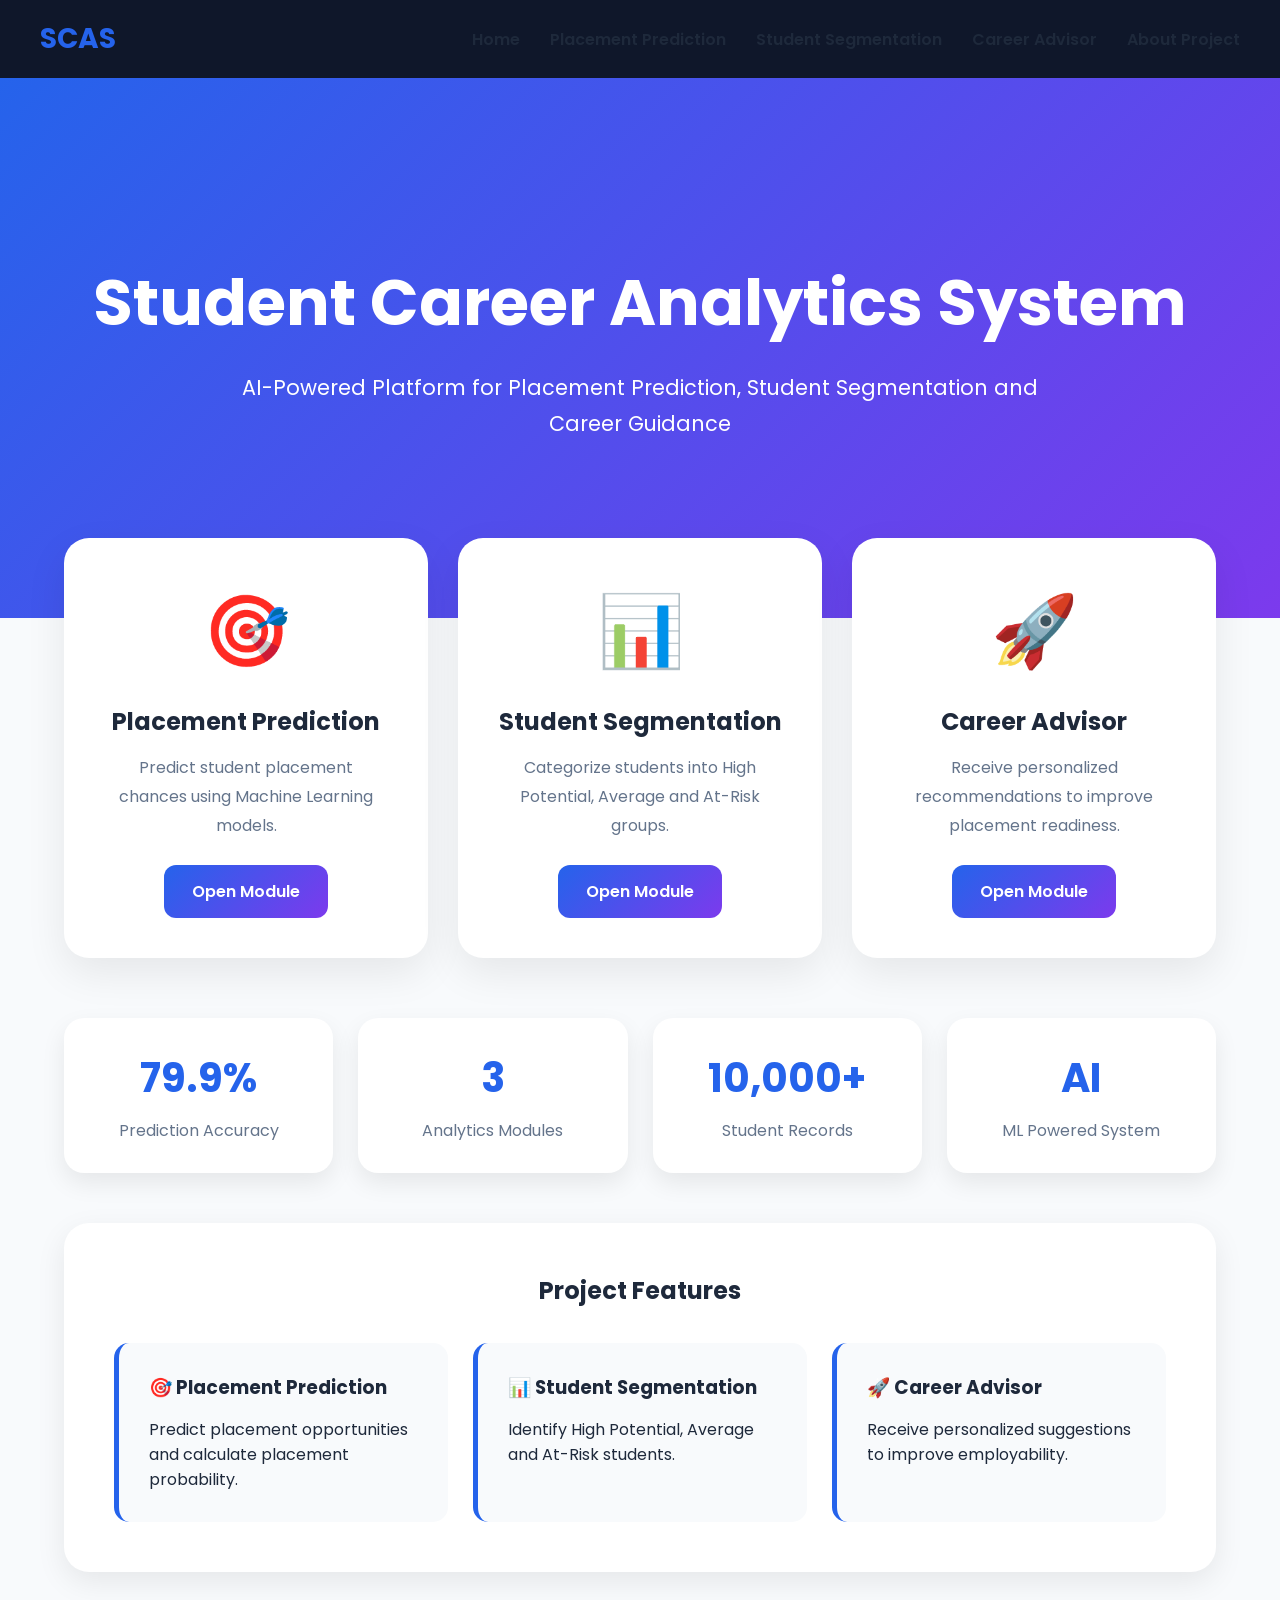
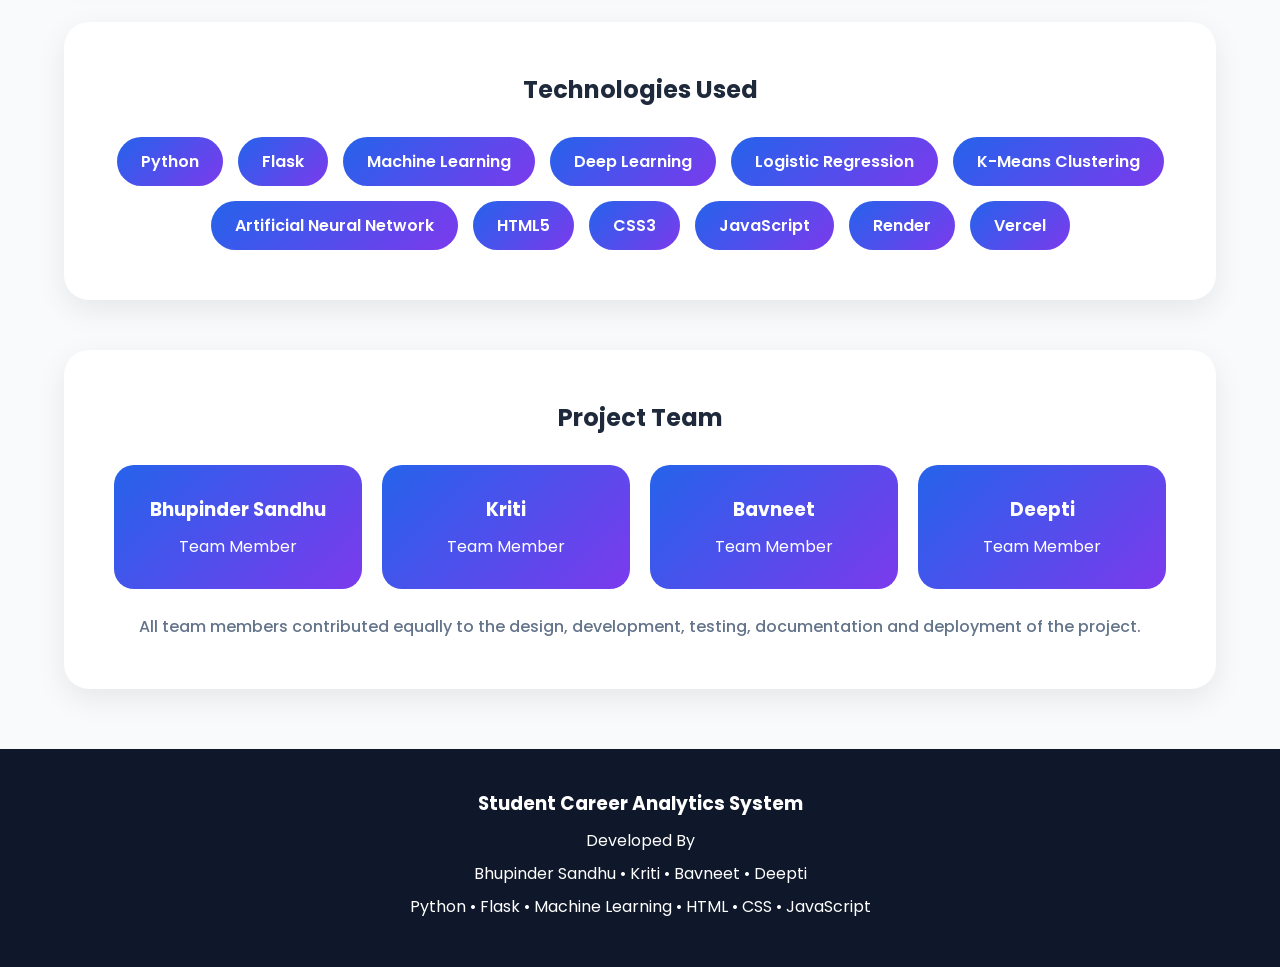
<file: frontend/index.html>
<!DOCTYPE html>
<html lang="en">

<head>

    <meta charset="UTF-8">

    <meta name="viewport"
          content="width=device-width, initial-scale=1.0">

    <title>Student Career Analytics System</title>

    <link rel="stylesheet" href="index.css">

    <link href="https://fonts.googleapis.com/css2?family=Poppins:wght@300;400;500;600;700&display=swap"
          rel="stylesheet">

</head>

<body>

    <nav class="navbar">

        <div class="logo">SCAS</div>

        <ul class="nav-links">

            <li><a href="index.html">Home</a></li>

            <li><a href="placement.html">Placement Prediction</a></li>

            <li><a href="segmentation.html">Student Segmentation</a></li>

            <li><a href="career.html">Career Advisor</a></li>

            <li><a href="about.html">About Project</a></li>

        </ul>

    </nav>

    <header>

        <h1>Student Career Analytics System</h1>

        <p>

            AI-Powered Platform for Placement Prediction,
            Student Segmentation and Career Guidance

        </p>

    </header>

    <section class="cards">

        <div class="card">

            <div class="icon">🎯</div>

            <h2>Placement Prediction</h2>

            <p>

                Predict student placement chances using
                Machine Learning models.

            </p>

            <a href="placement.html">
                Open Module
            </a>

        </div>

        <div class="card">

            <div class="icon">📊</div>

            <h2>Student Segmentation</h2>

            <p>

                Categorize students into High Potential,
                Average and At-Risk groups.

            </p>

            <a href="segmentation.html">
                Open Module
            </a>

        </div>

        <div class="card">

            <div class="icon">🚀</div>

            <h2>Career Advisor</h2>

            <p>

                Receive personalized recommendations
                to improve placement readiness.

            </p>

            <a href="career.html">
                Open Module
            </a>

        </div>

    </section>

    <section class="stats">

        <div class="stat">

            <h3>79.9%</h3>

            <p>Prediction Accuracy</p>

        </div>

        <div class="stat">

            <h3>3</h3>

            <p>Analytics Modules</p>

        </div>

        <div class="stat">

            <h3>10,000+</h3>

            <p>Student Records</p>

        </div>

        <div class="stat">

            <h3>AI</h3>

            <p>ML Powered System</p>

        </div>

    </section>

    <section class="dashboard-preview">

        <h2>Project Features</h2>

        <div class="feature-grid">

            <div class="feature-card">

                <h3>🎯 Placement Prediction</h3>

                <p>

                    Predict placement opportunities
                    and calculate placement probability.

                </p>

            </div>

            <div class="feature-card">

                <h3>📊 Student Segmentation</h3>

                <p>

                    Identify High Potential,
                    Average and At-Risk students.

                </p>

            </div>

            <div class="feature-card">

                <h3>🚀 Career Advisor</h3>

                <p>

                    Receive personalized suggestions
                    to improve employability.

                </p>

            </div>

        </div>

    </section>

    <section class="tech">

        <h2>Technologies Used</h2>

        <div class="tech-grid">

            <span>Python</span>

            <span>Flask</span>

            <span>Machine Learning</span>

            <span>Deep Learning</span>

            <span>Logistic Regression</span>

            <span>K-Means Clustering</span>

            <span>Artificial Neural Network</span>

            <span>HTML5</span>

            <span>CSS3</span>

            <span>JavaScript</span>

            <span>Render</span>

            <span>Vercel</span>

        </div>

    </section>

    <section class="team">

        <h2>Project Team</h2>

        <div class="team-grid">

            <div class="team-card">

                <h3>Bhupinder Sandhu</h3>

                <p>Team Member</p>

            </div>

            <div class="team-card">

                <h3>Kriti</h3>

                <p>Team Member</p>

            </div>

            <div class="team-card">

                <h3>Bavneet</h3>

                <p>Team Member</p>

            </div>

            <div class="team-card">

                <h3>Deepti</h3>

                <p>Team Member</p>

            </div>

        </div>

        <p class="equal-credit">

            All team members contributed equally to the
            design, development, testing, documentation
            and deployment of the project.

        </p>

    </section>

    <footer>

        <h3>
            Student Career Analytics System
        </h3>

        <p>

            Developed By

        </p>

        <p>

            Bhupinder Sandhu • Kriti • Bavneet • Deepti

        </p>

        <p>

            Python • Flask • Machine Learning •
            HTML • CSS • JavaScript

        </p>

    </footer>

</body>

</html>
</file>
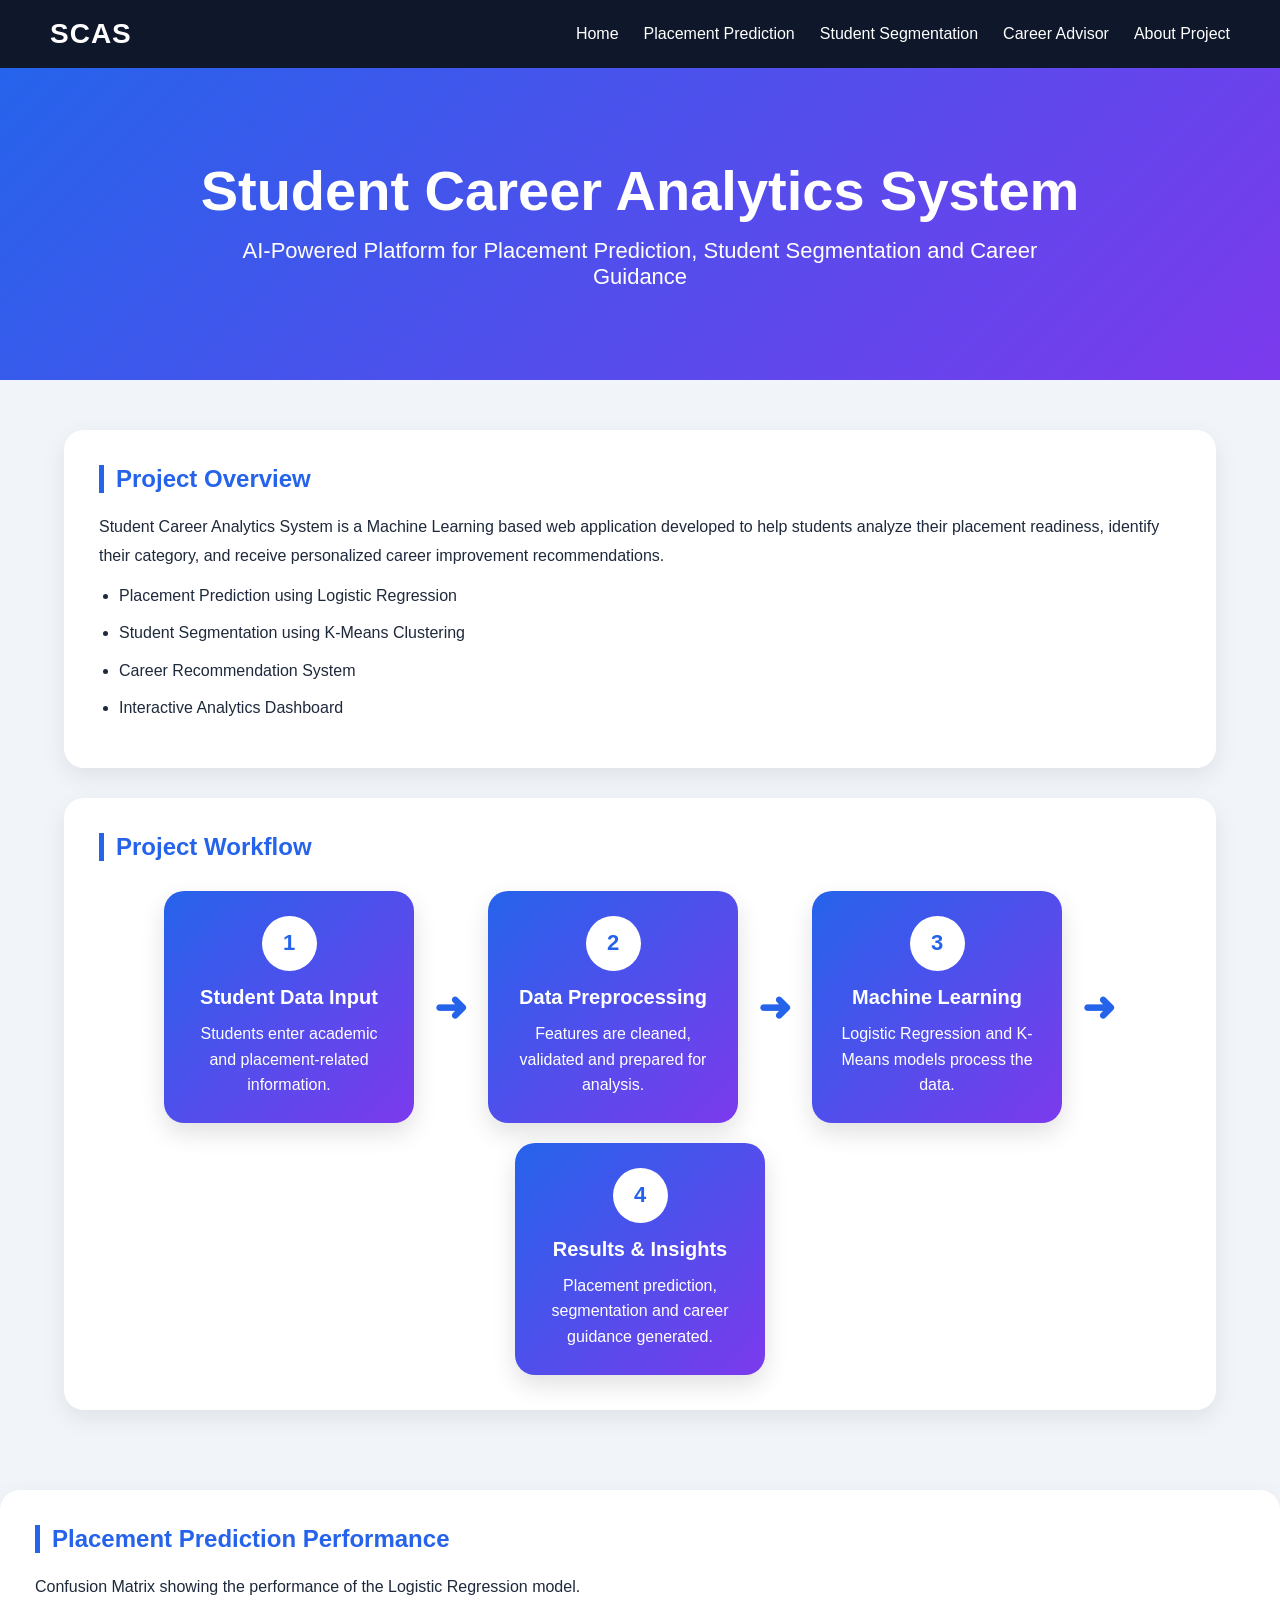
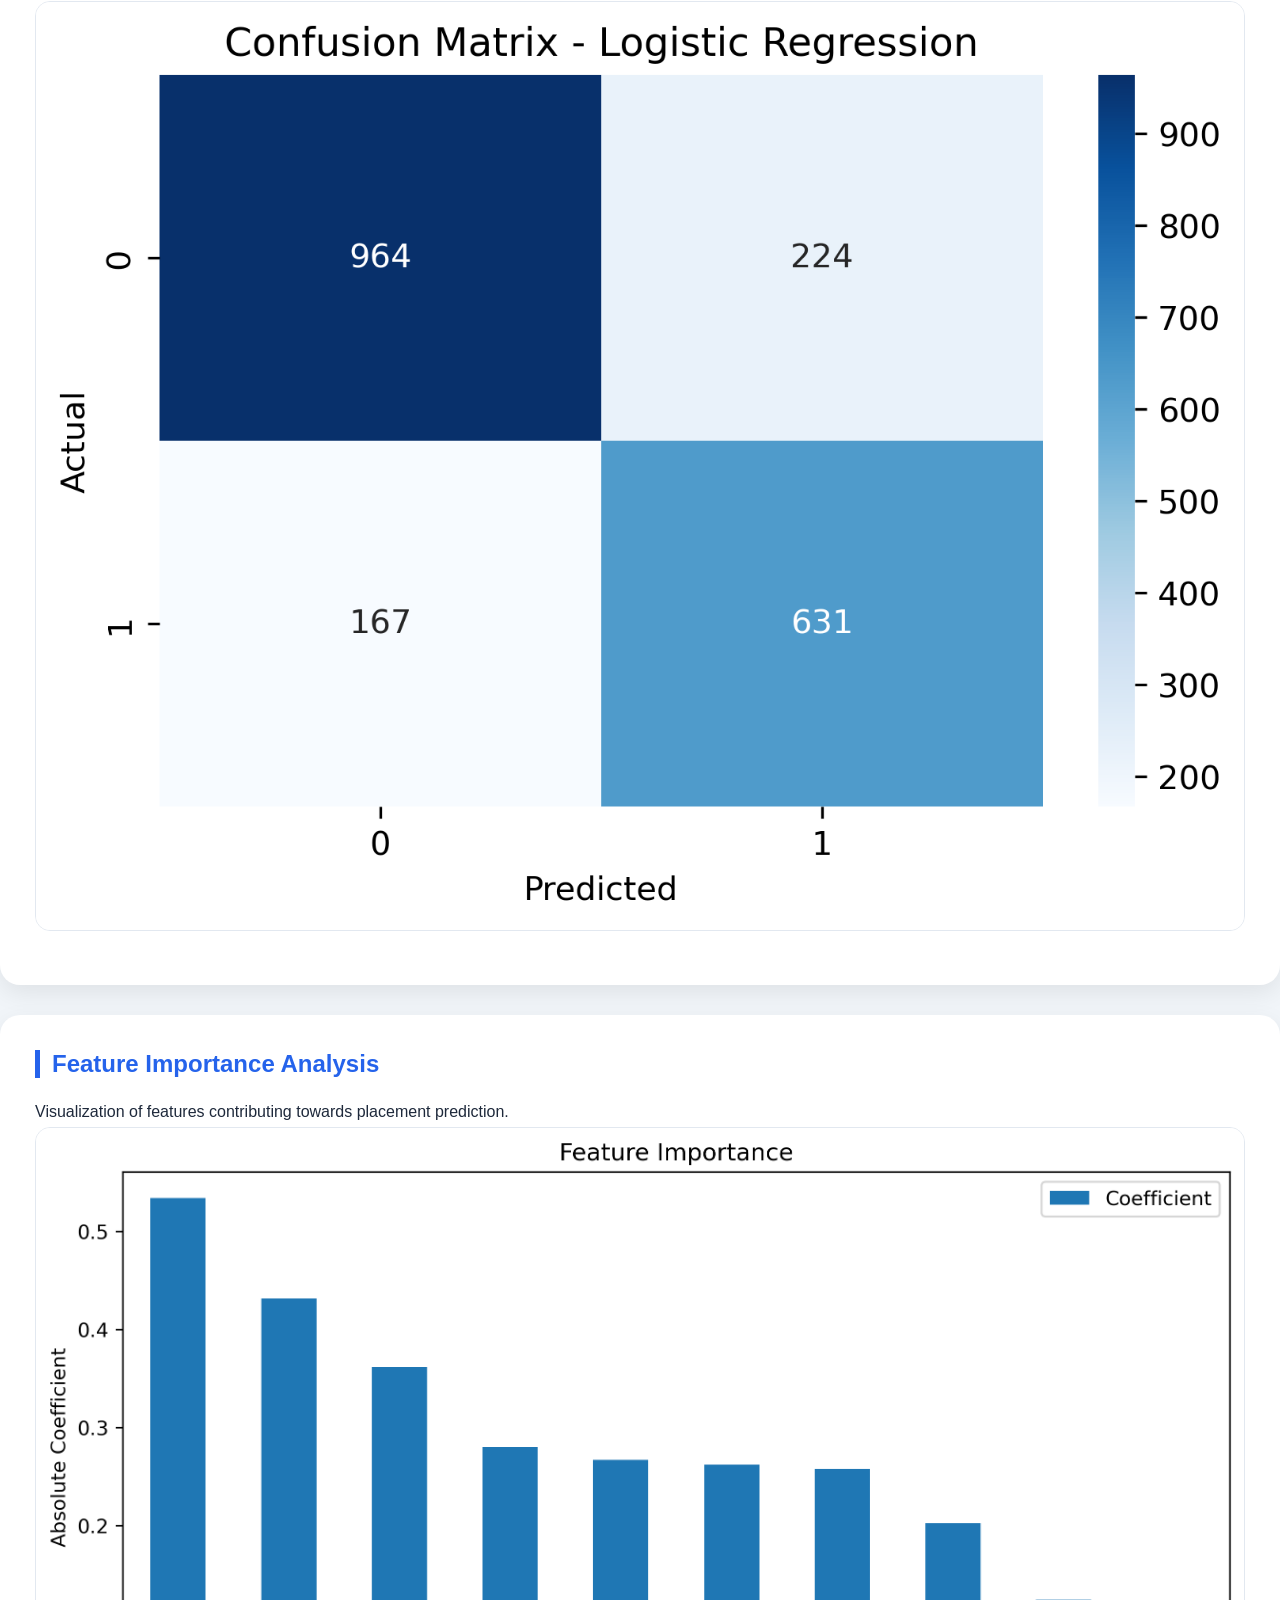
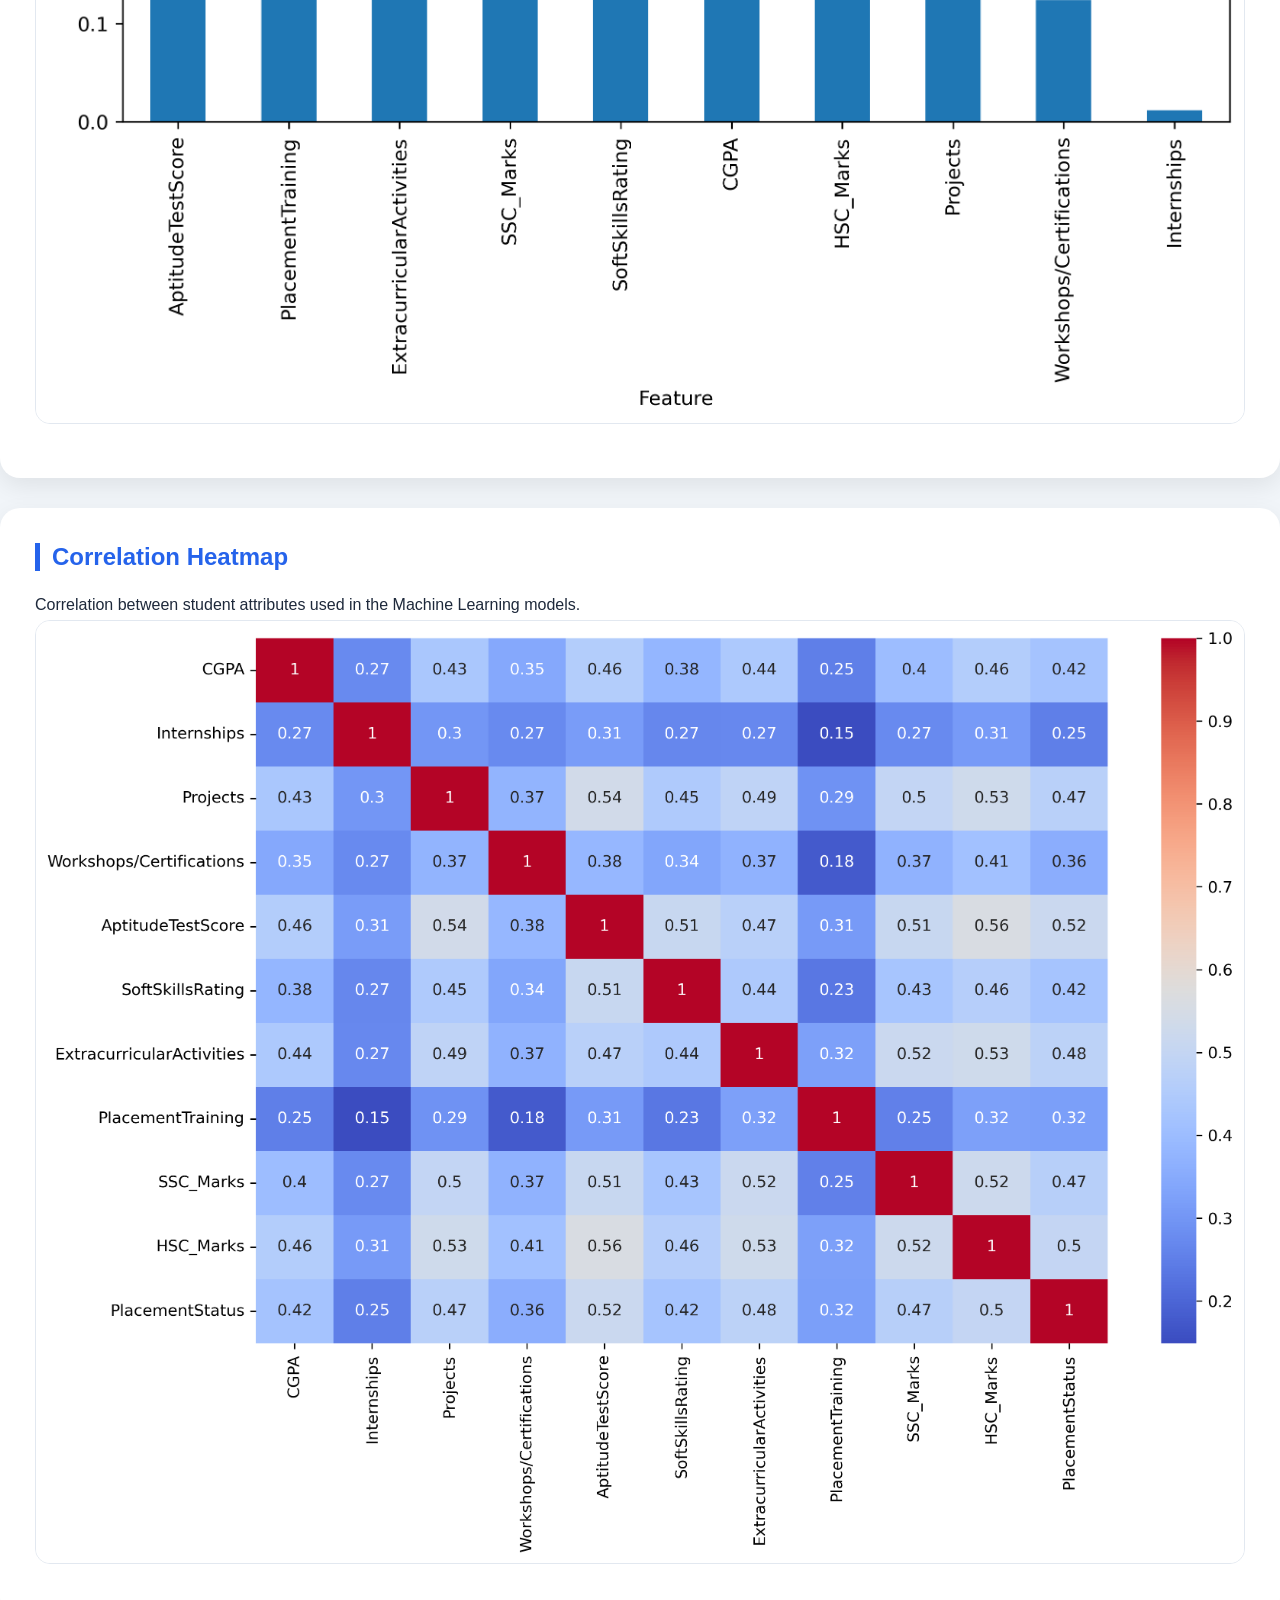
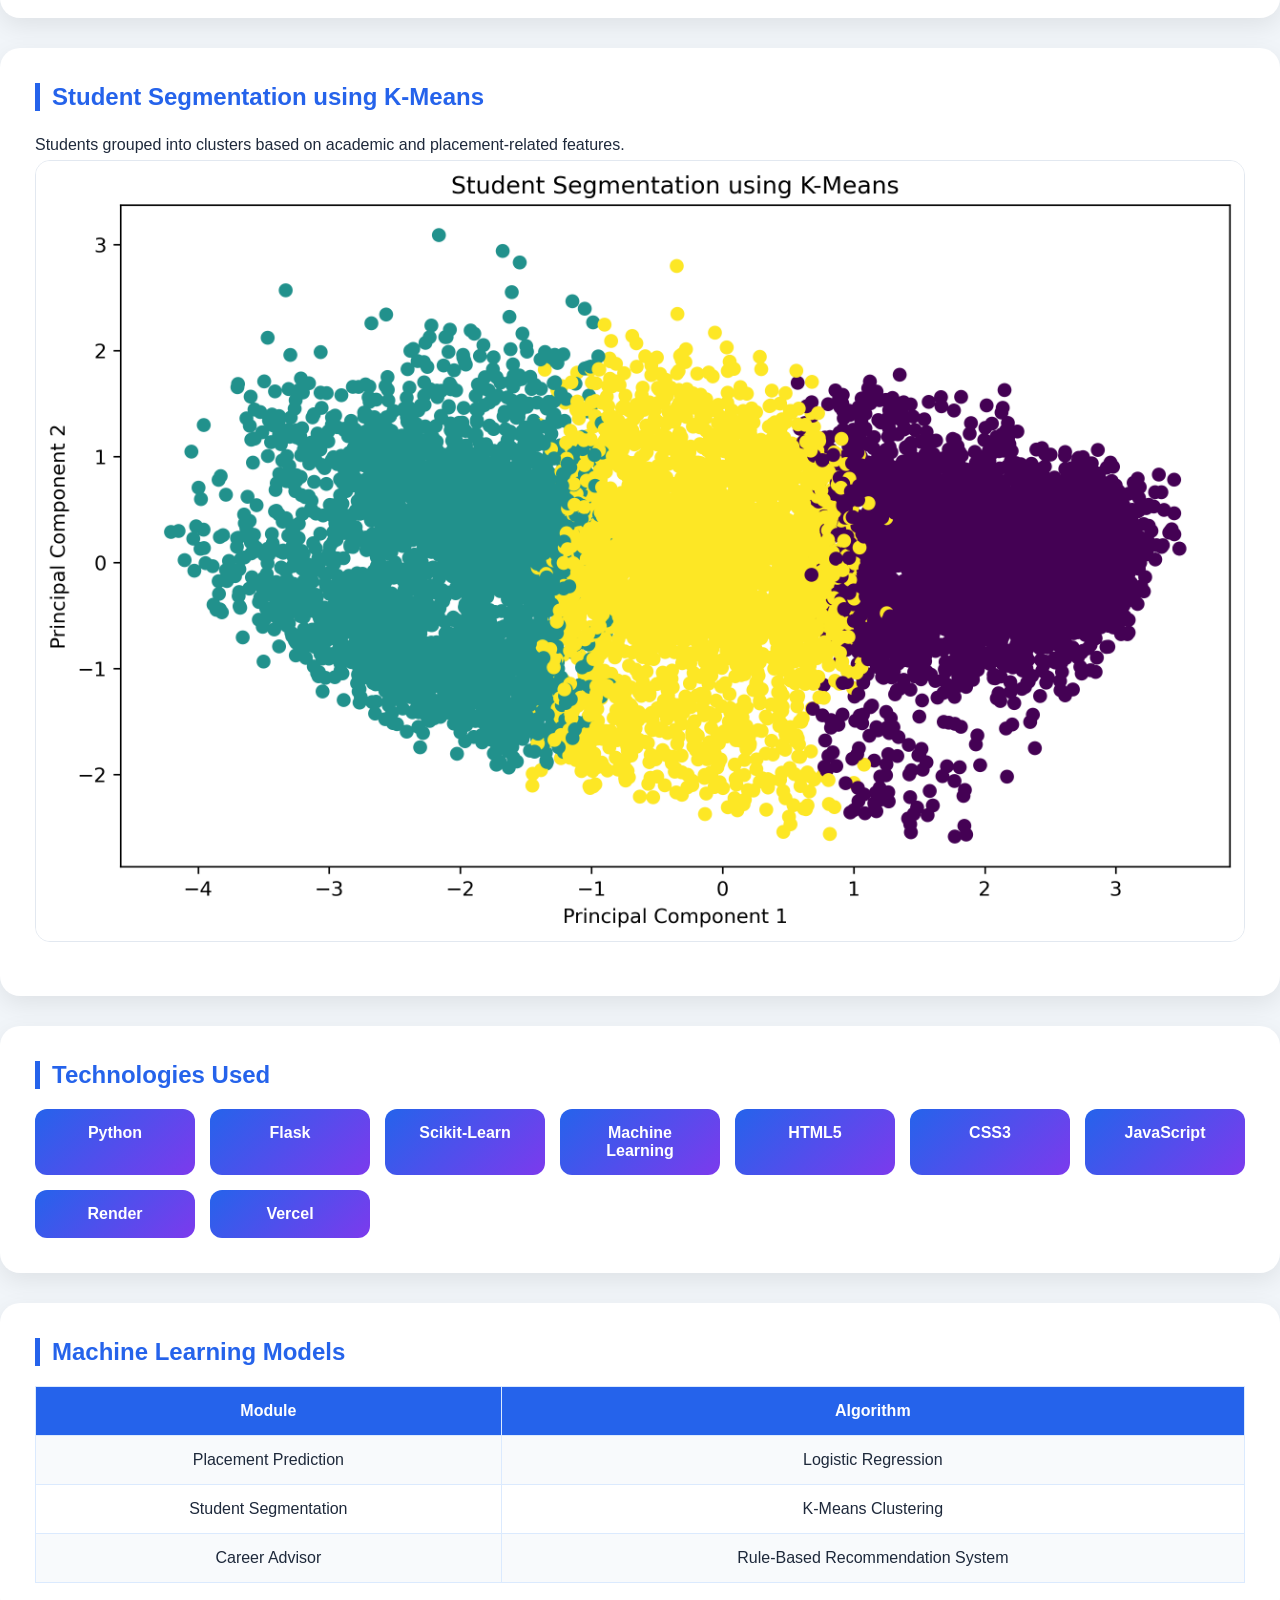
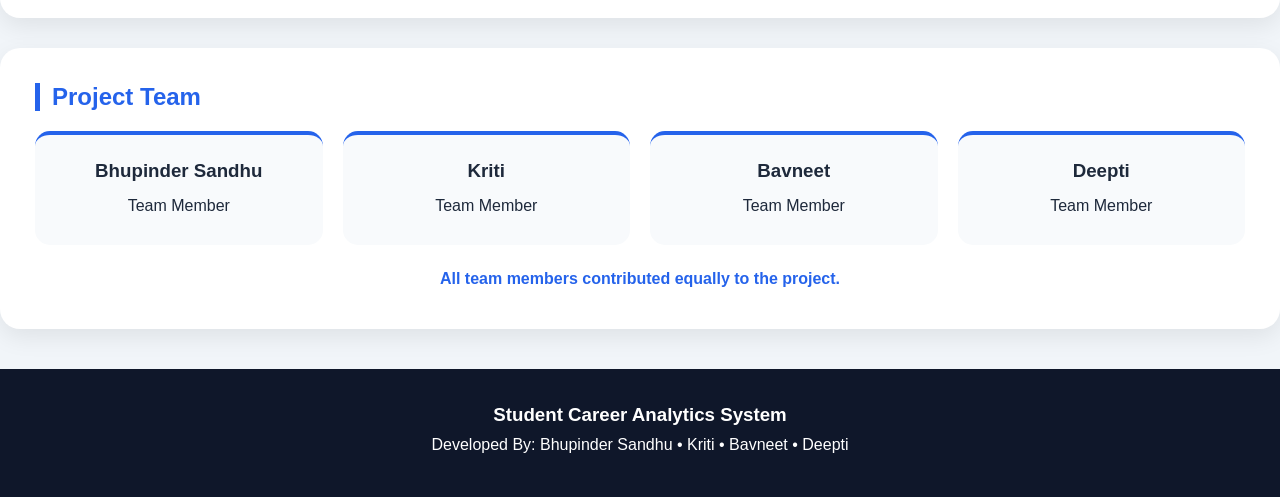
<file: frontend/about.html>
<!DOCTYPE html>
<html lang="en">

<head>
    <meta charset="UTF-8">
    <meta name="viewport" content="width=device-width, initial-scale=1.0">
    <title>About Project</title>
    <link rel="stylesheet" href="about.css">
</head>

<body>

<nav class="navbar">

    <div class="logo">SCAS</div>

    <ul class="nav-links">

        <li><a href="index.html">Home</a></li>

        <li><a href="placement.html">Placement Prediction</a></li>

        <li><a href="segmentation.html">Student Segmentation</a></li>

        <li><a href="career.html">Career Advisor</a></li>

        <li><a href="about.html">About Project</a></li>

    </ul>

</nav>

<section class="hero">

    <h1>Student Career Analytics System</h1>

    <p>
        AI-Powered Platform for Placement Prediction,
        Student Segmentation and Career Guidance
    </p>

</section>

<div class="container">

    <div class="card">

        <h2>Project Overview</h2>

        <p>
            Student Career Analytics System is a Machine Learning based
            web application developed to help students analyze their
            placement readiness, identify their category, and receive
            personalized career improvement recommendations.
        </p>

        <ul>
            <li>Placement Prediction using Logistic Regression</li>
            <li>Student Segmentation using K-Means Clustering</li>
            <li>Career Recommendation System</li>
            <li>Interactive Analytics Dashboard</li>
        </ul>

    </div>



        <div class="card">

    <h2>Project Workflow</h2>

    <div class="workflow-container">

        <div class="workflow-step">
            <div class="step-number">1</div>
            <h3>Student Data Input</h3>
            <p>Students enter academic and placement-related information.</p>
        </div>

        <div class="workflow-arrow">➜</div>

        <div class="workflow-step">
            <div class="step-number">2</div>
            <h3>Data Preprocessing</h3>
            <p>Features are cleaned, validated and prepared for analysis.</p>
        </div>

        <div class="workflow-arrow">➜</div>

        <div class="workflow-step">
            <div class="step-number">3</div>
            <h3>Machine Learning</h3>
            <p>Logistic Regression and K-Means models process the data.</p>
        </div>

        <div class="workflow-arrow">➜</div>

        <div class="workflow-step">
            <div class="step-number">4</div>
            <h3>Results & Insights</h3>
            <p>Placement prediction, segmentation and career guidance generated.</p>
        </div>

    </div>

</div>

    </div>

    <div class="card">

        <h2>Placement Prediction Performance</h2>

        <p>
            Confusion Matrix showing the performance
            of the Logistic Regression model.
        </p>

        <img src="images/confusion_matrix.png"
             class="diagram">

    </div>

    <div class="card">

        <h2>Feature Importance Analysis</h2>

        <p>
            Visualization of features contributing
            towards placement prediction.
        </p>

        <img src="images/Feature_Graph.png"
             class="diagram">

    </div>

    <div class="card">

        <h2>Correlation Heatmap</h2>

        <p>
            Correlation between student attributes
            used in the Machine Learning models.
        </p>

        <img src="images/heatmap.png"
             class="diagram">

    </div>

    <div class="card">

        <h2>Student Segmentation using K-Means</h2>

        <p>
            Students grouped into clusters based on
            academic and placement-related features.
        </p>

        <img src="images/Student_Segmentation.png"
             class="diagram">

    </div>

    <div class="card">

        <h2>Technologies Used</h2>

        <div class="tech-grid">

            <span>Python</span>
            <span>Flask</span>
            <span>Scikit-Learn</span>
            <span>Machine Learning</span>
            <span>HTML5</span>
            <span>CSS3</span>
            <span>JavaScript</span>
            <span>Render</span>
            <span>Vercel</span>

        </div>

    </div>

    <div class="card">

        <h2>Machine Learning Models</h2>

        <table>

            <tr>
                <th>Module</th>
                <th>Algorithm</th>
            </tr>

            <tr>
                <td>Placement Prediction</td>
                <td>Logistic Regression</td>
            </tr>

            <tr>
                <td>Student Segmentation</td>
                <td>K-Means Clustering</td>
            </tr>

            <tr>
                <td>Career Advisor</td>
                <td>Rule-Based Recommendation System</td>
            </tr>

        </table>

    </div>

    <div class="card">

        <h2>Project Team</h2>

        <div class="team-grid">

            <div class="member">
                <h3>Bhupinder Sandhu</h3>
                <p>Team Member</p>
            </div>

            <div class="member">
                <h3>Kriti</h3>
                <p>Team Member</p>
            </div>

            <div class="member">
                <h3>Bavneet</h3>
                <p>Team Member</p>
            </div>

            <div class="member">
                <h3>Deepti</h3>
                <p>Team Member</p>
            </div>

        </div>

        <p class="equal-credit">
            All team members contributed equally to the project.
        </p>

    </div>

</div>

<footer>

    <h3>Student Career Analytics System</h3>

    <p>
        Developed By:
        Bhupinder Sandhu • Kriti • Bavneet • Deepti
    </p>

</footer>

</body>

</html>
</file>
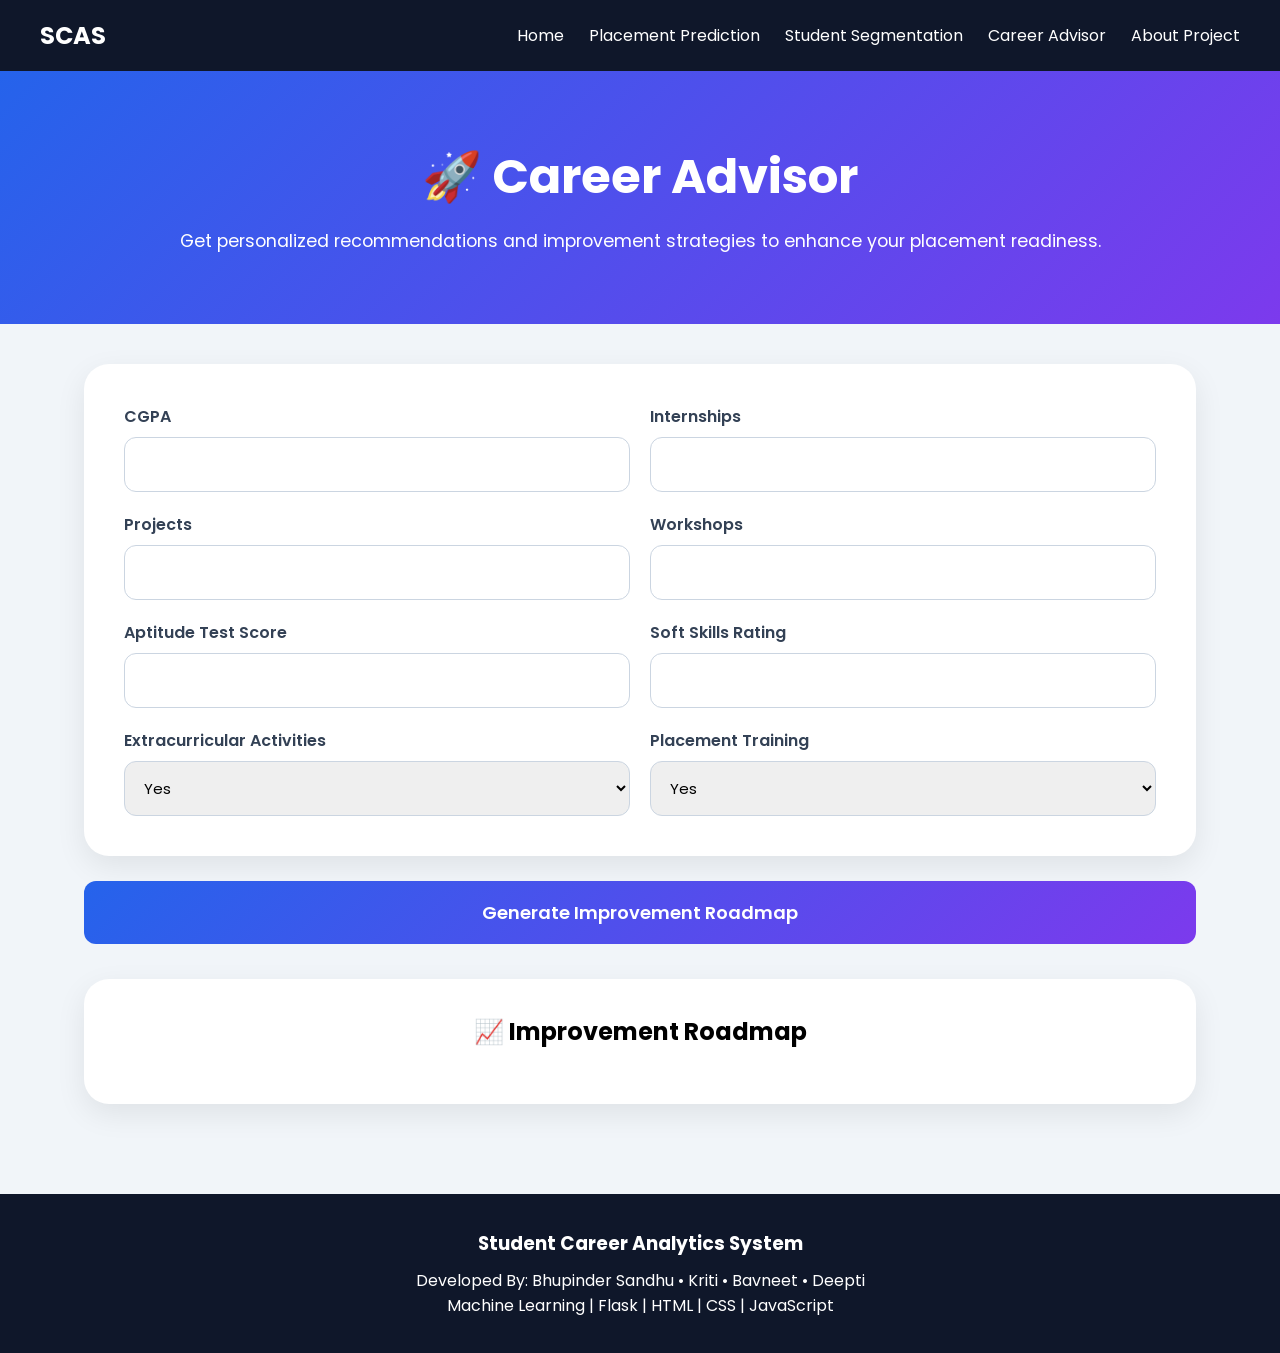
<file: frontend/career.html>
<!DOCTYPE html>
<html lang="en">

<head>

    <meta charset="UTF-8">

    <meta name="viewport"
          content="width=device-width, initial-scale=1.0">

    <title>Career Advisor</title>

    <link rel="stylesheet" href="career.css">

    <link href="https://fonts.googleapis.com/css2?family=Poppins:wght@300;400;500;600;700&display=swap"
          rel="stylesheet">

</head>

<body>

    <nav class="navbar">

        <div class="logo">SCAS</div>

        <ul class="nav-links">

            <li><a href="index.html">Home</a></li>

            <li><a href="placement.html">Placement Prediction</a></li>

            <li><a href="segmentation.html">Student Segmentation</a></li>

            <li><a href="career.html">Career Advisor</a></li>

            <li><a href="about.html">About Project</a></li>

        </ul>

    </nav>

    <section class="hero">

        <h1>🚀 Career Advisor</h1>

        <p>
            Get personalized recommendations and
            improvement strategies to enhance your
            placement readiness.
        </p>

    </section>

    <div class="container">

        <div class="form-grid">

            <div class="input-group">
                <label>CGPA</label>
                <input type="number" id="cgpa" step="0.01">
            </div>

            <div class="input-group">
                <label>Internships</label>
                <input type="number" id="internships">
            </div>

            <div class="input-group">
                <label>Projects</label>
                <input type="number" id="projects">
            </div>

            <div class="input-group">
                <label>Workshops</label>
                <input type="number" id="workshops">
            </div>

            <div class="input-group">
                <label>Aptitude Test Score</label>
                <input type="number" id="aptitude">
            </div>

            <div class="input-group">
                <label>Soft Skills Rating</label>
                <input type="number" id="softskills" step="0.1">
            </div>

            <div class="input-group">

                <label>Extracurricular Activities</label>

                <select id="extra">

                    <option value="1">Yes</option>

                    <option value="0">No</option>

                </select>

            </div>

            <div class="input-group">

                <label>Placement Training</label>

                <select id="training">

                    <option value="1">Yes</option>

                    <option value="0">No</option>

                </select>

            </div>

        </div>

        <button onclick="getAdvice()">

            Generate Improvement Roadmap

        </button>

        <div class="result-card">

            <h2>📈 Improvement Roadmap</h2>

            <ul id="recommendationList">

            </ul>

        </div>

    </div>

    <footer>

        <h3>
            Student Career Analytics System
        </h3>

        <p>
            Developed By:
            Bhupinder Sandhu • Kriti • Bavneet • Deepti
        </p>

        <p>
            Machine Learning | Flask | HTML | CSS | JavaScript
        </p>

    </footer>

    <script src="career.js"></script>

</body>

</html>
</file>
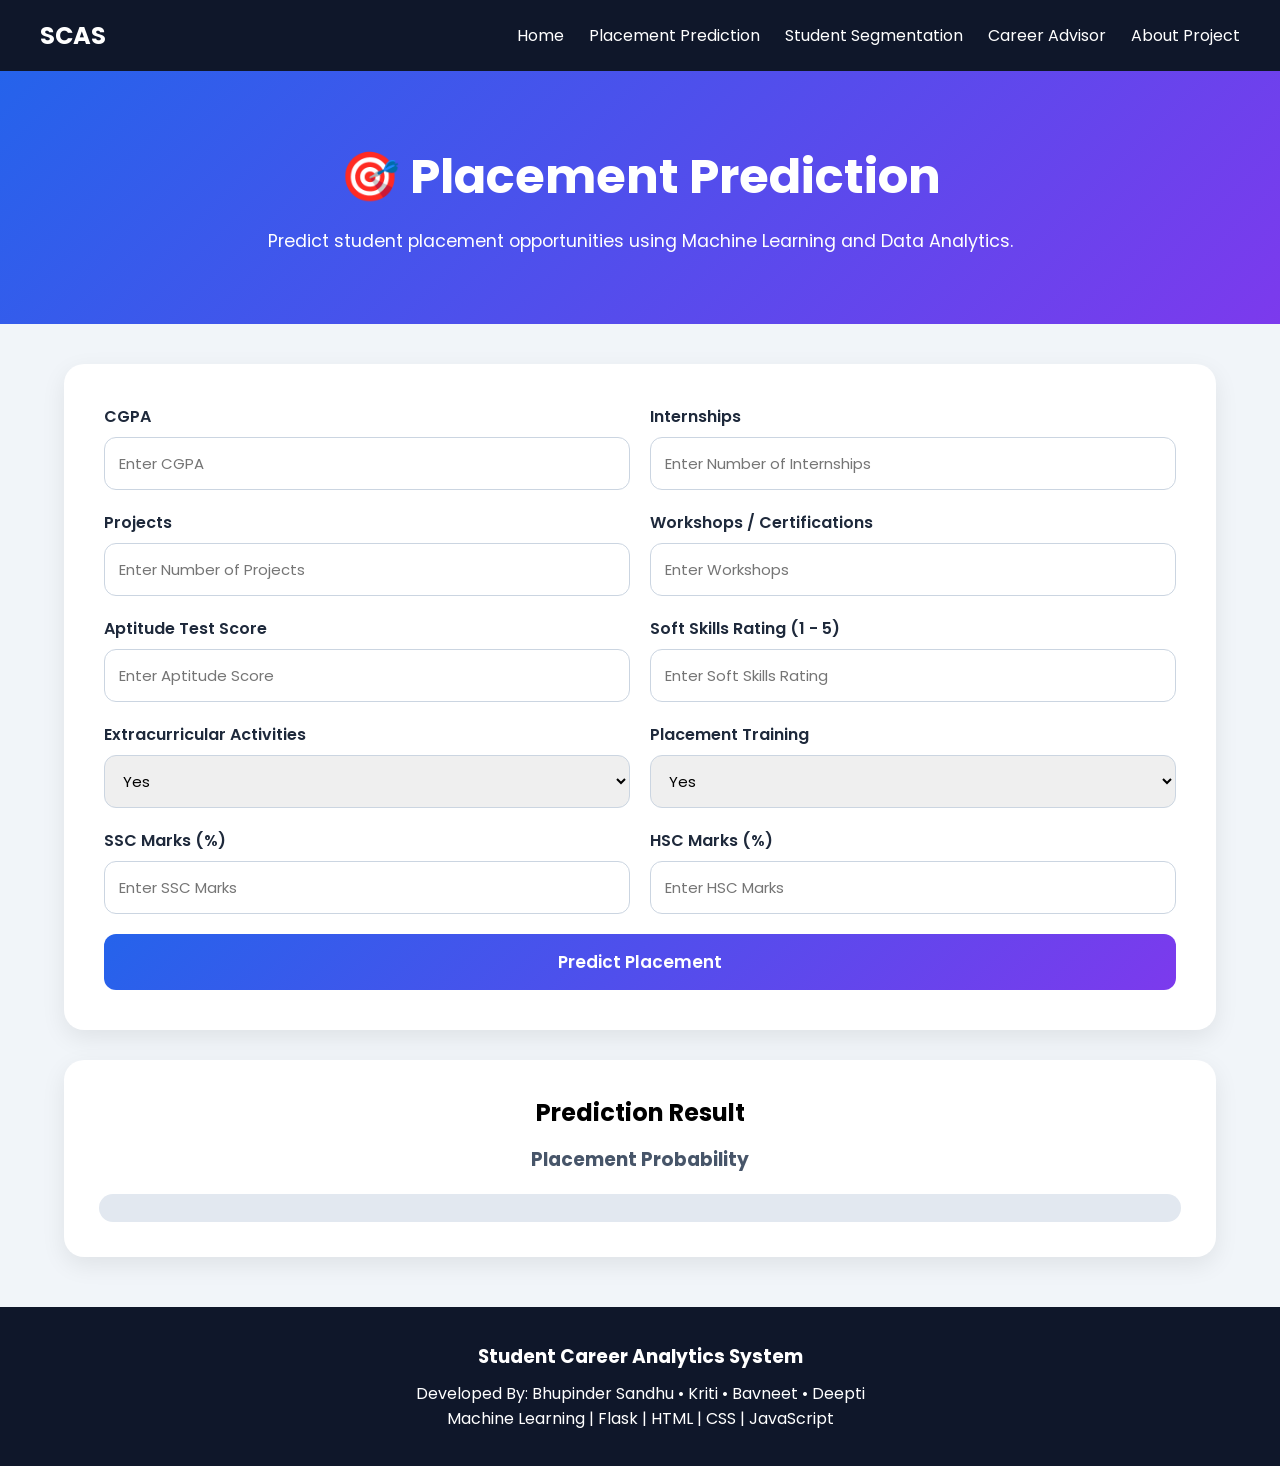
<file: frontend/placement.html>
<!DOCTYPE html>
<html lang="en">
<head>
    <meta charset="UTF-8">
    <meta name="viewport" content="width=device-width, initial-scale=1.0">
    <title>Placement Prediction</title>

    <link rel="stylesheet" href="placement.css">

    <link href="https://fonts.googleapis.com/css2?family=Poppins:wght@300;400;500;600;700&display=swap"
          rel="stylesheet">
</head>

<body>

    <nav class="navbar">

        <div class="logo">SCAS</div>

        <ul class="nav-links">

            <li><a href="index.html">Home</a></li>

            <li><a href="placement.html">Placement Prediction</a></li>

            <li><a href="segmentation.html">Student Segmentation</a></li>

            <li><a href="career.html">Career Advisor</a></li>

            <li><a href="about.html">About Project</a></li>

        </ul>

    </nav>

    <section class="hero">

        <h1>🎯 Placement Prediction</h1>

        <p>
            Predict student placement opportunities using
            Machine Learning and Data Analytics.
        </p>

    </section>

    <div class="container">

        <div class="form-container">

            <div class="input-group">
                <label>CGPA</label>
                <input type="number" id="cgpa" step="0.01" placeholder="Enter CGPA">
            </div>

            <div class="input-group">
                <label>Internships</label>
                <input type="number" id="internships" placeholder="Enter Number of Internships">
            </div>

            <div class="input-group">
                <label>Projects</label>
                <input type="number" id="projects" placeholder="Enter Number of Projects">
            </div>

            <div class="input-group">
                <label>Workshops / Certifications</label>
                <input type="number" id="workshops" placeholder="Enter Workshops">
            </div>

            <div class="input-group">
                <label>Aptitude Test Score</label>
                <input type="number" id="aptitude" placeholder="Enter Aptitude Score">
            </div>

            <div class="input-group">
                <label>Soft Skills Rating (1 - 5)</label>
                <input type="number" id="softskills" step="0.1" placeholder="Enter Soft Skills Rating">
            </div>

            <div class="input-group">
                <label>Extracurricular Activities</label>

                <select id="extra">

                    <option value="1">Yes</option>

                    <option value="0">No</option>

                </select>

            </div>

            <div class="input-group">

                <label>Placement Training</label>

                <select id="training">

                    <option value="1">Yes</option>

                    <option value="0">No</option>

                </select>

            </div>

            <div class="input-group">

                <label>SSC Marks (%)</label>

                <input type="number"
                       id="ssc"
                       placeholder="Enter SSC Marks">

            </div>

            <div class="input-group">

                <label>HSC Marks (%)</label>

                <input type="number"
                       id="hsc"
                       placeholder="Enter HSC Marks">

            </div>

            <button onclick="predictPlacement()">

                Predict Placement

            </button>

        </div>

        <div class="result-card">

            <h2 id="predictionResult">

                Prediction Result

            </h2>

            <h3 id="probabilityResult">

                Placement Probability

            </h3>

            <div class="progress-container">

                <div class="progress-bar"
                     id="progressBar"></div>

            </div>

        </div>

    </div>

    <footer>

        <h3>
            Student Career Analytics System
        </h3>

        <p>
            Developed By:
            Bhupinder Sandhu • Kriti • Bavneet • Deepti
        </p>

        <p>
            Machine Learning | Flask | HTML | CSS | JavaScript
        </p>

    </footer>

    <script src="placement.js"></script>

</body>
</html>
</file>
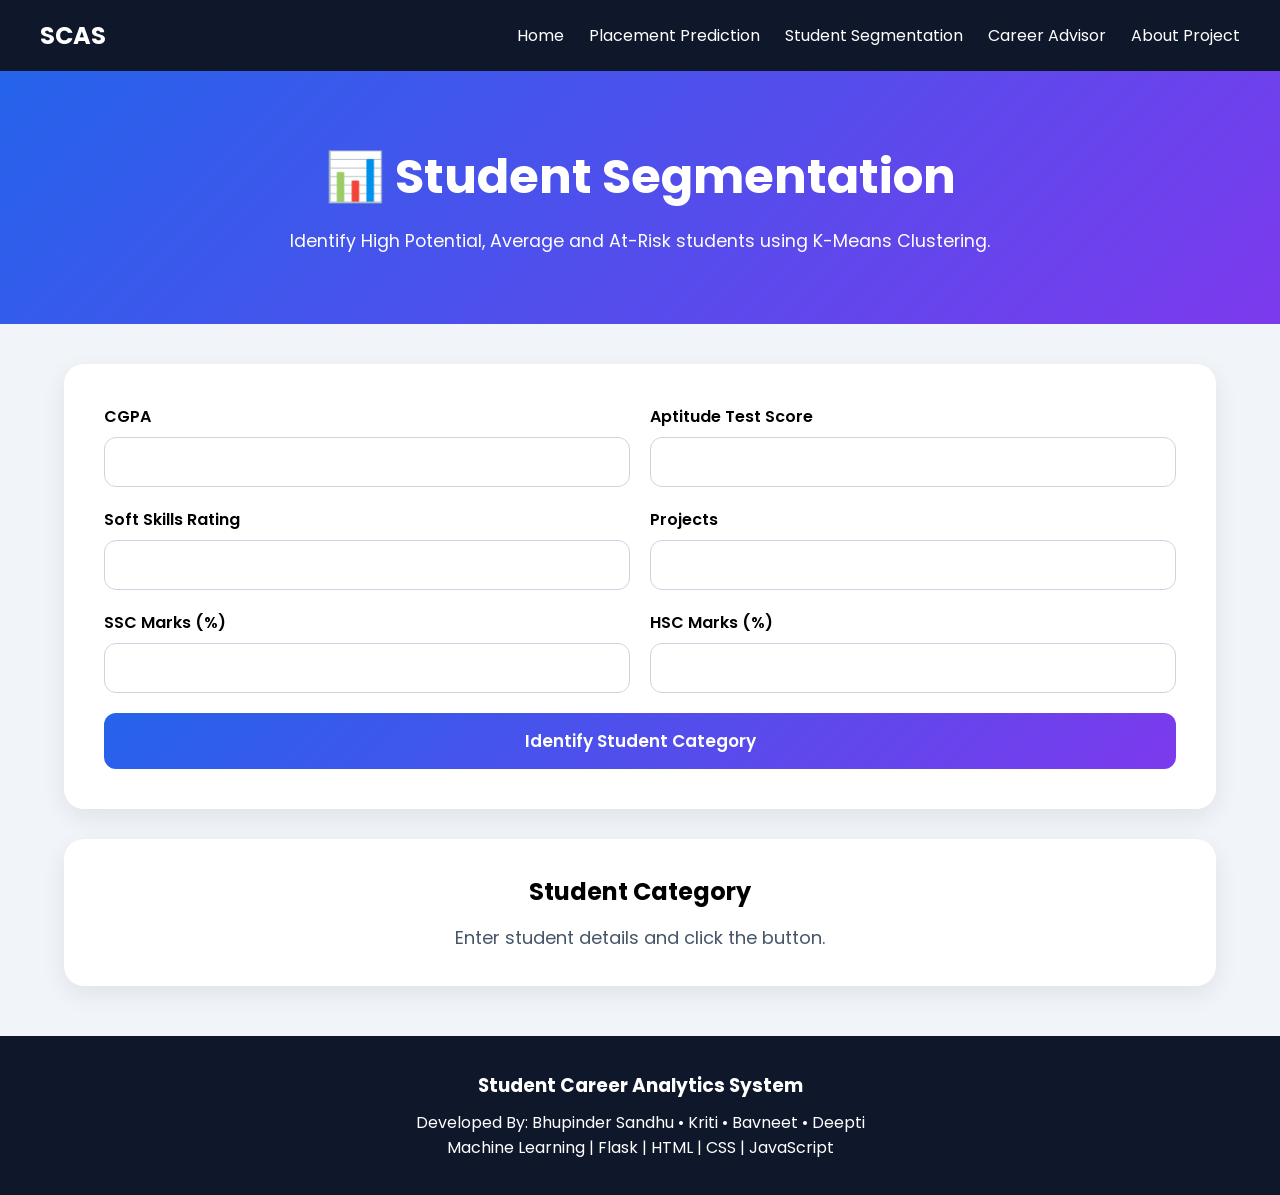
<file: frontend/segmentation.html>
<!DOCTYPE html>
<html lang="en">

<head>

    <meta charset="UTF-8">

    <meta name="viewport" content="width=device-width, initial-scale=1.0">

    <title>Student Segmentation</title>

    <link rel="stylesheet" href="segmentation.css">

    <link href="https://fonts.googleapis.com/css2?family=Poppins:wght@300;400;500;600;700&display=swap"
          rel="stylesheet">

</head>

<body>

    <nav class="navbar">

        <div class="logo">SCAS</div>

        <ul class="nav-links">

            <li><a href="index.html">Home</a></li>

            <li><a href="placement.html">Placement Prediction</a></li>

            <li><a href="segmentation.html">Student Segmentation</a></li>

            <li><a href="career.html">Career Advisor</a></li>

            <li><a href="about.html">About Project</a></li>

        </ul>

    </nav>

    <section class="hero">

        <h1>📊 Student Segmentation</h1>

        <p>

            Identify High Potential, Average and
            At-Risk students using K-Means Clustering.

        </p>

    </section>

    <div class="container">

        <div class="form-container">

            <div class="input-group">
                <label>CGPA</label>
                <input type="number" id="cgpa" step="0.01">
            </div>

            <div class="input-group">
                <label>Aptitude Test Score</label>
                <input type="number" id="aptitude">
            </div>

            <div class="input-group">
                <label>Soft Skills Rating</label>
                <input type="number" id="softskills" step="0.1">
            </div>

            <div class="input-group">
                <label>Projects</label>
                <input type="number" id="projects">
            </div>

            <div class="input-group">
                <label>SSC Marks (%)</label>
                <input type="number" id="ssc">
            </div>

            <div class="input-group">
                <label>HSC Marks (%)</label>
                <input type="number" id="hsc">
            </div>

            <button onclick="predictCluster()">

                Identify Student Category

            </button>

        </div>

        <div class="result-card">

            <h2 id="clusterResult">

                Student Category

            </h2>

            <p id="clusterDescription">

                Enter student details and click the button.

            </p>

        </div>

    </div>

    <footer>

        <h3>Student Career Analytics System</h3>

        <p>
            Developed By:
            Bhupinder Sandhu • Kriti • Bavneet • Deepti
        </p>

        <p>
            Machine Learning | Flask | HTML | CSS | JavaScript
        </p>

    </footer>

    <script src="segmentation.js"></script>

</body>

</html>
</file>
<file: frontend/index.css>
*{
    margin:0;
    padding:0;
    box-sizing:border-box;
    font-family:'Poppins',sans-serif;
}

body{
    background:#f8fafc;
    color:#1e293b;
}

/* Navbar */

.navbar{
    background:#0f172a;
    color:white;
    display:flex;
    justify-content:space-between;
    align-items:center;
    padding:18px 40px;
}

.logo{
    font-size:24px;
    font-weight:bold;
    color:white;
}

.nav-links{
    display:flex;
    list-style:none;
    gap:25px;
}

.nav-links a{
    color:white;
    text-decoration:none;
    transition:0.3s;
}

.nav-links a:hover{
    color:#60a5fa;
}


.logo{
    font-size:28px;
    font-weight:700;
    color:#2563eb;
}

.nav-links{
    display:flex;
    gap:30px;
    list-style:none;
}

.nav-links a{
    text-decoration:none;
    color:#1e293b;
    font-weight:600;
    transition:0.3s;
}

.nav-links a:hover{
    color:#2563eb;
}

/* Hero Section */

header{
    min-height:60vh;

    background:linear-gradient(
        135deg,
        #2563eb,
        #7c3aed
    );

    color:white;

    display:flex;
    flex-direction:column;
    justify-content:center;
    align-items:center;

    text-align:center;

    padding:40px;
}

header h1{
    font-size:4rem;
    margin-bottom:20px;
}

header p{
    font-size:1.3rem;
    max-width:850px;
    line-height:1.7;
}

/* Module Cards */

.cards{
    width:90%;
    max-width:1400px;

    margin:-80px auto 60px;

    display:grid;
    grid-template-columns:repeat(auto-fit,minmax(320px,1fr));

    gap:30px;
}

.card{
    background:white;

    border-radius:25px;

    padding:40px;

    text-align:center;

    box-shadow:0 15px 40px rgba(0,0,0,0.08);

    transition:0.3s;
}

.card:hover{
    transform:translateY(-10px);
}

.icon{
    font-size:70px;
    margin-bottom:20px;
}

.card h2{
    margin-bottom:15px;
}

.card p{
    color:#64748b;
    margin-bottom:25px;
    line-height:1.8;
}

.card a{
    text-decoration:none;

    display:inline-block;

    padding:14px 28px;

    border-radius:12px;

    background:linear-gradient(
        135deg,
        #2563eb,
        #7c3aed
    );

    color:white;

    font-weight:600;
}

.card a:hover{
    opacity:0.9;
}

/* Stats */

.stats{
    width:90%;
    max-width:1300px;

    margin:50px auto;

    display:grid;

    grid-template-columns:
    repeat(auto-fit,minmax(250px,1fr));

    gap:25px;
}

.stat{
    background:white;

    padding:30px;

    text-align:center;

    border-radius:20px;

    box-shadow:0 10px 25px rgba(0,0,0,0.08);
}

.stat h3{
    font-size:2.5rem;
    color:#2563eb;
}

.stat p{
    margin-top:10px;
    color:#64748b;
}

/* Features */

.dashboard-preview{
    width:90%;
    max-width:1300px;

    margin:50px auto;

    background:white;

    padding:50px;

    border-radius:25px;

    box-shadow:0 10px 30px rgba(0,0,0,0.08);
}

.dashboard-preview h2{
    text-align:center;
    margin-bottom:35px;
}

.feature-grid{
    display:grid;

    grid-template-columns:
    repeat(auto-fit,minmax(280px,1fr));

    gap:25px;
}

.feature-card{
    padding:30px;

    background:#f8fafc;

    border-left:5px solid #2563eb;

    border-radius:15px;

    transition:0.3s;
}

.feature-card:hover{
    transform:translateY(-5px);
}

.feature-card h3{
    margin-bottom:15px;
}

/* Technologies */

.tech{
    width:90%;
    max-width:1300px;

    margin:50px auto;

    background:white;

    padding:50px;

    border-radius:25px;

    box-shadow:0 10px 30px rgba(0,0,0,0.08);
}

.tech h2{
    margin-bottom:30px;
    text-align:center;
}

.tech-grid{
    display:flex;
    flex-wrap:wrap;
    gap:15px;
    justify-content:center;
}

.tech-grid span{
    padding:12px 24px;

    border-radius:30px;

    background:linear-gradient(
        135deg,
        #2563eb,
        #7c3aed
    );

    color:white;

    font-weight:600;
}

/* Team */

.team{
    width:90%;
    max-width:1300px;

    margin:50px auto;

    background:white;

    padding:50px;

    border-radius:25px;

    box-shadow:0 10px 30px rgba(0,0,0,0.08);

    text-align:center;
}

.team h2{
    margin-bottom:30px;
}

.team-grid{
    display:grid;

    grid-template-columns:
    repeat(auto-fit,minmax(220px,1fr));

    gap:20px;
}

.team-card{
    background:linear-gradient(
        135deg,
        #2563eb,
        #7c3aed
    );

    color:white;

    padding:30px;

    border-radius:20px;

    transition:0.3s;
}

.team-card:hover{
    transform:translateY(-8px);
}

.team-card h3{
    margin-bottom:10px;
}

.equal-credit{
    margin-top:25px;

    color:#64748b;

    font-weight:500;
}

/* Footer */

footer{
    margin-top:60px;

    background:#0f172a;

    color:white;

    text-align:center;

    padding:40px;
}

footer h3{
    margin-bottom:10px;
}

footer p{
    margin:8px 0;
}

/* Mobile */

@media(max-width:768px){

    .navbar{
        flex-direction:column;
        gap:15px;
    }

    .nav-links{
        flex-wrap:wrap;
        justify-content:center;
        gap:15px;
    }

    header h1{
        font-size:2.5rem;
    }

    header p{
        font-size:1rem;
    }

    .cards{
        margin-top:30px;
    }

}
</file>
<file: frontend/about.css>
*{
    margin:0;
    padding:0;
    box-sizing:border-box;
    font-family:'Segoe UI',sans-serif;
}

body{
    background:#f1f5f9;
    color:#1e293b;
}

/* NAVBAR */

.navbar{
    background:#0f172a;
    color:white;
    padding:18px 50px;
    display:flex;
    justify-content:space-between;
    align-items:center;
    position:sticky;
    top:0;
    z-index:1000;
}

.logo{
    font-size:28px;
    font-weight:700;
    letter-spacing:1px;
}

.nav-links{
    display:flex;
    list-style:none;
    gap:25px;
}

.nav-links a{
    color:white;
    text-decoration:none;
    font-weight:500;
    transition:0.3s;
}

.nav-links a:hover{
    color:#60a5fa;
}

/* HERO */

.hero{
    background:linear-gradient(
        135deg,
        #2563eb,
        #7c3aed
    );
    color:white;
    text-align:center;
    padding:90px 20px;
}

.hero h1{
    font-size:56px;
    margin-bottom:15px;
}

.hero p{
    font-size:22px;
    max-width:800px;
    margin:auto;
}

/* MAIN CONTAINER */

.container{
    width:90%;
    max-width:1200px;
    margin:auto;
    padding:50px 0;
}

/* CARDS */

.card{
    background:white;
    margin-bottom:30px;
    padding:35px;
    border-radius:20px;
    box-shadow:0 8px 25px rgba(0,0,0,0.08);
    transition:0.3s;
}

.card:hover{
    transform:translateY(-4px);
}

.card h2{
    color:#2563eb;
    margin-bottom:20px;
    border-left:5px solid #2563eb;
    padding-left:12px;
}

.card p{
    line-height:1.8;
}

.card ul{
    margin-left:20px;
}

.card li{
    margin:12px 0;
    line-height:1.6;
}

/* IMAGES */

.diagram{
    width:100%;
    border-radius:15px;
    border:1px solid #e2e8f0;
    margin-bottom:15px;
}

/* TECH STACK */

.tech-grid{
    display:grid;
    grid-template-columns:repeat(auto-fit,minmax(150px,1fr));
    gap:15px;
}

.tech-grid span{
    background:linear-gradient(
        135deg,
        #2563eb,
        #7c3aed
    );
    color:white;
    text-align:center;
    padding:15px;
    border-radius:12px;
    font-weight:600;
}

/* TABLE */

table{
    width:100%;
    border-collapse:collapse;
    margin-top:10px;
}

th{
    background:#2563eb;
    color:white;
}

th,
td{
    padding:15px;
    border:1px solid #dbeafe;
    text-align:center;
}

tr:nth-child(even){
    background:#f8fafc;
}

/* TEAM */

.team-grid{
    display:grid;
    grid-template-columns:repeat(auto-fit,minmax(220px,1fr));
    gap:20px;
}

.member{
    background:#f8fafc;
    padding:25px;
    border-radius:15px;
    text-align:center;
    border-top:4px solid #2563eb;
}

.member h3{
    margin-bottom:10px;
}

.equal-credit{
    margin-top:20px;
    text-align:center;
    font-weight:600;
    color:#2563eb;
}

/* FOOTER */

footer{
    background:#0f172a;
    color:white;
    text-align:center;
    padding:35px;
    margin-top:40px;
}

footer h3{
    margin-bottom:10px;
}

footer p{
    margin:8px 0;
}

/* MOBILE */

@media(max-width:768px){

    .navbar{
        flex-direction:column;
        gap:15px;
    }

    .nav-links{
        flex-wrap:wrap;
        justify-content:center;
    }

    .hero h1{
        font-size:38px;
    }

    .hero p{
        font-size:18px;
    }

    .container{
        width:95%;
    }

}
/* Workflow Section */

.workflow-container{

    display:flex;
    justify-content:center;
    align-items:center;
    gap:20px;
    flex-wrap:wrap;
    margin-top:30px;

}

.workflow-step{

    width:250px;
    min-height:220px;

    padding:25px;

    border-radius:20px;

    text-align:center;

    background:linear-gradient(
        135deg,
        #2563eb,
        #7c3aed
    );

    color:white;

    box-shadow:0 10px 25px rgba(0,0,0,0.12);

    transition:0.3s;

}

.workflow-step:hover{

    transform:translateY(-8px);

}

.step-number{

    width:55px;
    height:55px;

    margin:auto auto 15px;

    border-radius:50%;

    background:white;

    color:#2563eb;

    font-size:22px;
    font-weight:bold;

    display:flex;
    align-items:center;
    justify-content:center;

}

.workflow-step h3{

    margin-bottom:12px;

    font-size:20px;

}

.workflow-step p{

    line-height:1.6;

}

.workflow-arrow{

    font-size:40px;

    font-weight:bold;

    color:#2563eb;

}

@media(max-width:900px){

    .workflow-container{

        flex-direction:column;

    }

    .workflow-arrow{

        transform:rotate(90deg);

    }

}
</file>
<file: frontend/career.css>
*{
    margin:0;
    padding:0;
    box-sizing:border-box;
    font-family:'Poppins',sans-serif;
}

body{
    background:#f1f5f9;
}

/* Navbar */

.navbar{
    background:#0f172a;
    color:white;
    display:flex;
    justify-content:space-between;
    align-items:center;
    padding:18px 40px;
}

.logo{
    font-size:24px;
    font-weight:bold;
    color:white;
}

.nav-links{
    display:flex;
    list-style:none;
    gap:25px;
}

.nav-links a{
    color:white;
    text-decoration:none;
    transition:0.3s;
}

.nav-links a:hover{
    color:#60a5fa;
}

/* Hero */

.hero{
    background:linear-gradient(
        135deg,
        #2563eb,
        #7c3aed
    );

    color:white;

    text-align:center;

    padding:70px 20px;
}

.hero h1{
    font-size:3rem;
    margin-bottom:15px;
}

.hero p{
    font-size:1.1rem;
}

/* Container */

.container{
    width:90%;
    max-width:1200px;
    margin:auto;
    padding:40px 20px;
}

/* Form */

.form-grid{

    display:grid;

    grid-template-columns:1fr 1fr;

    gap:20px;

    background:white;

    padding:40px;

    border-radius:25px;

    box-shadow:0 10px 30px rgba(0,0,0,0.08);
}

.input-group{
    display:flex;
    flex-direction:column;
}

.input-group label{
    margin-bottom:8px;
    font-weight:600;
    color:#334155;
}

input,
select{

    padding:15px;

    border:1px solid #cbd5e1;

    border-radius:12px;

    font-size:15px;
}

input:focus,
select:focus{

    outline:none;

    border-color:#2563eb;
}

button{

    width:100%;

    margin-top:25px;

    padding:18px;

    border:none;

    border-radius:12px;

    background:linear-gradient(
        135deg,
        #2563eb,
        #7c3aed
    );

    color:white;

    font-size:18px;

    font-weight:600;

    cursor:pointer;
}

button:hover{
    opacity:0.95;
}

/* Result */

.result-card{

    margin-top:35px;

    background:white;

    padding:35px;

    border-radius:25px;

    box-shadow:0 10px 30px rgba(0,0,0,0.08);
}

.result-card h2{

    text-align:center;

    margin-bottom:20px;
}

#recommendationList{
    list-style:none;
}

#recommendationList li{

    margin:15px 0;

    padding:15px;

    background:#eff6ff;

    border-left:5px solid #2563eb;

    border-radius:10px;

    font-size:16px;
}

/* Footer */

footer{
    background:#0f172a;
    color:white;
    text-align:center;
    padding:35px;
    margin-top:50px;
}

footer h3{
    margin-bottom:10px;
}

/* Mobile */

@media(max-width:768px){

    .form-grid{
        grid-template-columns:1fr;
    }

    .hero h1{
        font-size:2rem;
    }

    .nav-links{
        gap:12px;
        font-size:14px;
    }

}
</file>
<file: frontend/placement.css>
*{
    margin:0;
    padding:0;
    box-sizing:border-box;
    font-family:'Poppins',sans-serif;
}

body{
    background:#f1f5f9;
}

/* Navbar */

.navbar{
    background:#0f172a;
    color:white;
    display:flex;
    justify-content:space-between;
    align-items:center;
    padding:18px 40px;
}

.logo{
    font-size:24px;
    font-weight:bold;
    color:white;
}

.nav-links{
    display:flex;
    list-style:none;
    gap:25px;
}

.nav-links a{
    color:white;
    text-decoration:none;
    transition:0.3s;
}

.nav-links a:hover{
    color:#60a5fa;
}

/* Hero */

.hero{
    background:linear-gradient(
        135deg,
        #2563eb,
        #7c3aed
    );

    color:white;

    text-align:center;

    padding:70px 20px;
}

.hero h1{
    font-size:3rem;
    margin-bottom:15px;
}

.hero p{
    font-size:1.1rem;
}

/* Container */

.container{
    width:90%;
    max-width:1200px;
    margin:40px auto;
}

/* Form */

.form-container{
    background:white;
    padding:40px;
    border-radius:20px;
    box-shadow:0 8px 25px rgba(0,0,0,0.08);

    display:grid;
    grid-template-columns:1fr 1fr;
    gap:20px;
}

.input-group{
    display:flex;
    flex-direction:column;
}

.input-group label{
    margin-bottom:8px;
    font-weight:600;
    color:#1e293b;
}

input,
select{
    padding:14px;
    border:1px solid #cbd5e1;
    border-radius:12px;
    font-size:15px;
}

input:focus,
select:focus{
    outline:none;
    border-color:#2563eb;
}

button{
    grid-column:span 2;

    padding:15px;

    border:none;

    border-radius:12px;

    background:linear-gradient(
        135deg,
        #2563eb,
        #7c3aed
    );

    color:white;

    font-size:17px;

    font-weight:600;

    cursor:pointer;
}

button:hover{
    opacity:0.95;
}

/* Result */

.result-card{
    margin-top:30px;

    background:white;

    padding:35px;

    border-radius:20px;

    text-align:center;

    box-shadow:0 8px 25px rgba(0,0,0,0.08);
}

.result-card h2{
    margin-bottom:15px;
}

.result-card h3{
    color:#475569;
}

.progress-container{
    width:100%;
    height:28px;

    background:#e2e8f0;

    border-radius:50px;

    overflow:hidden;

    margin-top:20px;
}

.progress-bar{
    width:0%;
    height:100%;

    background:linear-gradient(
        90deg,
        #22c55e,
        #16a34a
    );

    transition:0.8s;
}

/* Footer */

footer{
    background:#0f172a;
    color:white;
    text-align:center;
    padding:35px;
    margin-top:50px;
}

footer h3{
    margin-bottom:10px;
}

/* Mobile */

@media(max-width:768px){

    .form-container{
        grid-template-columns:1fr;
    }

    button{
        grid-column:span 1;
    }

    .hero h1{
        font-size:2rem;
    }

}
</file>
<file: frontend/segmentation.css>
*{
    margin:0;
    padding:0;
    box-sizing:border-box;
    font-family:'Poppins',sans-serif;
}

body{
    background:#f1f5f9;
}

/* Navbar */

.navbar{
    background:#0f172a;
    color:white;
    display:flex;
    justify-content:space-between;
    align-items:center;
    padding:18px 40px;
}

.logo{
    font-size:24px;
    font-weight:bold;
    color:white;
}

.nav-links{
    display:flex;
    list-style:none;
    gap:25px;
}

.nav-links a{
    color:white;
    text-decoration:none;
}

.nav-links a:hover{
    color:#60a5fa;
}

/* Hero */

.hero{
    background:linear-gradient(
        135deg,
        #2563eb,
        #7c3aed
    );

    color:white;

    text-align:center;

    padding:70px 20px;
}

.hero h1{
    font-size:3rem;
    margin-bottom:15px;
}

.hero p{
    font-size:1.1rem;
}

/* Container */

.container{
    width:90%;
    max-width:1200px;
    margin:40px auto;
}

/* Form */

.form-container{
    background:white;

    padding:40px;

    border-radius:20px;

    box-shadow:0 8px 25px rgba(0,0,0,0.08);

    display:grid;

    grid-template-columns:1fr 1fr;

    gap:20px;
}

.input-group{
    display:flex;
    flex-direction:column;
}

.input-group label{
    margin-bottom:8px;
    font-weight:600;
}

input{
    padding:14px;
    border:1px solid #cbd5e1;
    border-radius:12px;
}

button{
    grid-column:span 2;

    padding:15px;

    border:none;

    border-radius:12px;

    background:linear-gradient(
        135deg,
        #2563eb,
        #7c3aed
    );

    color:white;

    font-size:17px;

    font-weight:600;

    cursor:pointer;
}

/* Result */

.result-card{
    margin-top:30px;

    background:white;

    padding:35px;

    border-radius:20px;

    text-align:center;

    box-shadow:0 8px 25px rgba(0,0,0,0.08);
}

.result-card h2{
    margin-bottom:15px;
}

.result-card p{
    color:#475569;
    font-size:18px;
}

/* Footer */

footer{
    background:#0f172a;
    color:white;
    text-align:center;
    padding:35px;
    margin-top:50px;
}

footer h3{
    margin-bottom:10px;
}

/* Mobile */

@media(max-width:768px){

    .form-container{
        grid-template-columns:1fr;
    }

    button{
        grid-column:span 1;
    }

    .hero h1{
        font-size:2rem;
    }

}
</file>
